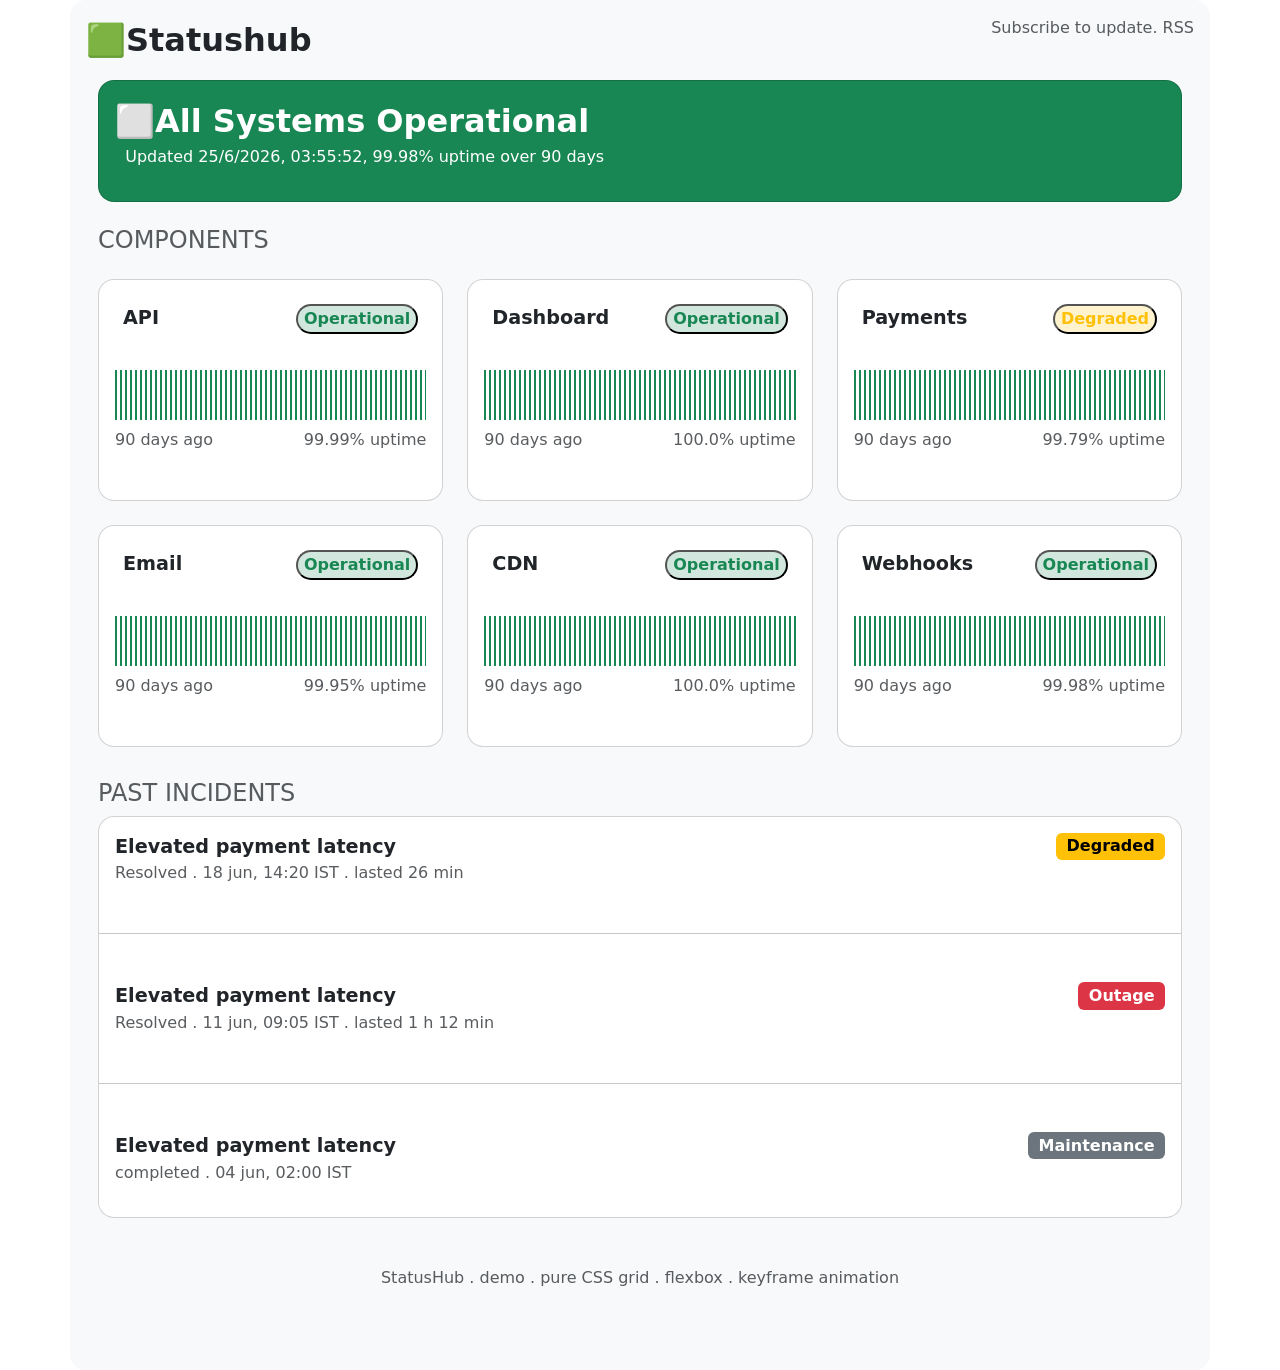
<file: index.html>
<!DOCTYPE html>
<html lang="en">

<head>
    <link rel="stylesheet" href="css/bootstrap.css">
    <link rel="stylesheet" href="css/style.css">
    <meta charset="UTF-8">
    <meta name="viewport" content="width=device-width, initial-scale=1.0">
    <title>Project3_Using_Bootstrap 5.3</title>
</head>

<body>
    <div class="container p-3 bg-light rounded-4">
        <header>
            <p><span style="font-size: xx-large;font-weight:bold;">🟩Statushub</span> <span class="float-end text-muted"
                    style="text-decoration: none;"> Subscribe to update. RSS</span></p>
        </header>
        <div class="container">
            <div class="card bg-success text-white p-3 rounded-4" style="width: 100%;">
                <p> <span style="font-size: xx-large;font-weight:bold;">⬜All Systems Operational</span> <br>&nbsp;
                     Updated 25/6/2026, 03:55:52, 99.98% uptime over 90 days</p>
            </div>
        </div>

        <div class="container mt-4 mb-3">
            <h4 class="text-muted  mb-2">COMPONENTS</h4>

            <div class="row g-4 ">

                <div class="col-lg-4 col-sm-12 col-md-6  ">
                    <div class="card h-100 w-100 p-3 gap-2 rounded-4 mt-3">
                        <p class="p-2"><span style="font-weight: bold; font-size:larger">API</span> <button
                                class="rounded-5 float-end bg-success-subtle text-success"
                                style="font-weight: bold;">Operational</button>
                        </p>
                        <div class="barcode mt-1"></div>
                        <p class="text-muted">90 days ago<span class="float-end">99.99% uptime </span></p>

                    </div>
                </div>


                <div class="col-lg-4 col-sm-12 col-md-6  ">
                    <div class="card h-100 w-100 p-3 gap-2 rounded-4 mt-3 ">
                        <p class="p-2"><span style="font-weight: bold; font-size:larger">Dashboard</span> <button
                                class="rounded-5 float-end bg-success-subtle text-success"
                                style="font-weight: bold;">Operational</button>
                        </p>
                        <div class="barcode mt-1"></div>
                        <p class="text-muted">90 days ago<span class="float-end">100.0% uptime </span></p>

                    </div>
                </div>

                <div class="col-lg-4 col-sm-12 col-md-6">
                    <div class="card h-100 w-100 p-3 gap-2 rounded-4 mt-3">
                        <p class="p-2"><span style="font-weight: bold; font-size:larger">Payments</span> <button
                                class="rounded-5 float-end bg-warning-subtle text-warning"
                                style="font-weight: bold;">Degraded</button>
                        </p>
                        <div class="mt-1">
                            <div class="barcode"></div>
                            <span class="spin"></span>
                        </div>
                        <p class="text-muted">90 days ago<span class="float-end">99.79% uptime </span></p>

                    </div>
                </div>

                <div class="col-lg-4 col-sm-12 col-md-6">
                    <div class="card h-100 w-100 p-3 gap-2 rounded-4 mt-3">
                        <p class="p-2"><span style="font-weight: bold; font-size:larger">Email</span> <button
                                class="rounded-5 float-end bg-success-subtle text-success"
                                style="font-weight: bold;">Operational</button>
                        </p>
                        <div class="barcode mt-1"></div>
                        <p class="text-muted">90 days ago<span class="float-end">99.95% uptime </span></p>

                    </div>
                </div>

                <div class="col-lg-4 col-sm-12 col-md-6  ">
                    <div class="card h-100 w-100 p-3 gap-2 rounded-4 mt-3">
                        <p class="p-2"><span style="font-weight: bold; font-size:larger">CDN</span> <button
                                class="rounded-5 float-end bg-success-subtle text-success"
                                style="font-weight: bold;">Operational</button>
                        </p>
                        <div class="barcode mt-1"></div>
                        <p class="text-muted">90 days ago<span class="float-end">100.0% uptime </span></p>

                    </div>
                </div>

                <div class="col-lg-4 col-sm-12 col-md-6">
                    <div class="card h-100 w-100 p-3 gap-2 rounded-4 mt-3">
                        <p class="p-2"><span style="font-weight: bold; font-size:larger">Webhooks</span> <button
                                class="rounded-5 float-end bg-success-subtle text-success"
                                style="font-weight: bold;">Operational</button>
                        </p>
                        <div class="barcode mt-1"></div>
                        <p class="text-muted">90 days ago<span class="float-end">99.98% uptime </span></p>
                    </div>
                </div>
            </div>
        </div>
        <div class="container mt-5 ">

            <h4 class="text-muted">PAST INCIDENTS</h4>
            <div class="card rounded-4">
                <p class="p-3"> <span style="font-weight: bold; font-size:larger">Elevated payment latency</span>
                    <span class="badge bg-warning text-black float-end fs-6">Degraded</span>
                    <br><span class="text-muted">Resolved . 18 jun, 14:20 IST . lasted 26 min
                        <hr>

                    </span>
                </p>
                <p class="p-3"> <span style="font-weight: bold; font-size:larger">Elevated payment latency</span>
                    <span class="badge bg-danger text-white float-end fs-6">Outage</span>
                    <br><span class="text-muted">Resolved . 11 jun, 09:05 IST . lasted 1 h 12 min
                        <hr>

                    </span>
                </p>
                <p class="p-3"> <span style="font-weight: bold; font-size:larger">Elevated payment latency</span>
                    <span class="badge bg-secondary text-white float-end fs-6">Maintenance</span>
                    <br><span class="text-muted">completed . 04 jun, 02:00 IST

                    </span>
                </p>
            </div>
        </div>
        <p class="p-5 text-muted " style="text-align: center;">StatusHub . demo . pure CSS grid . flexbox . keyframe
            animation </p>
    </div>

</body>

</html>
</file>
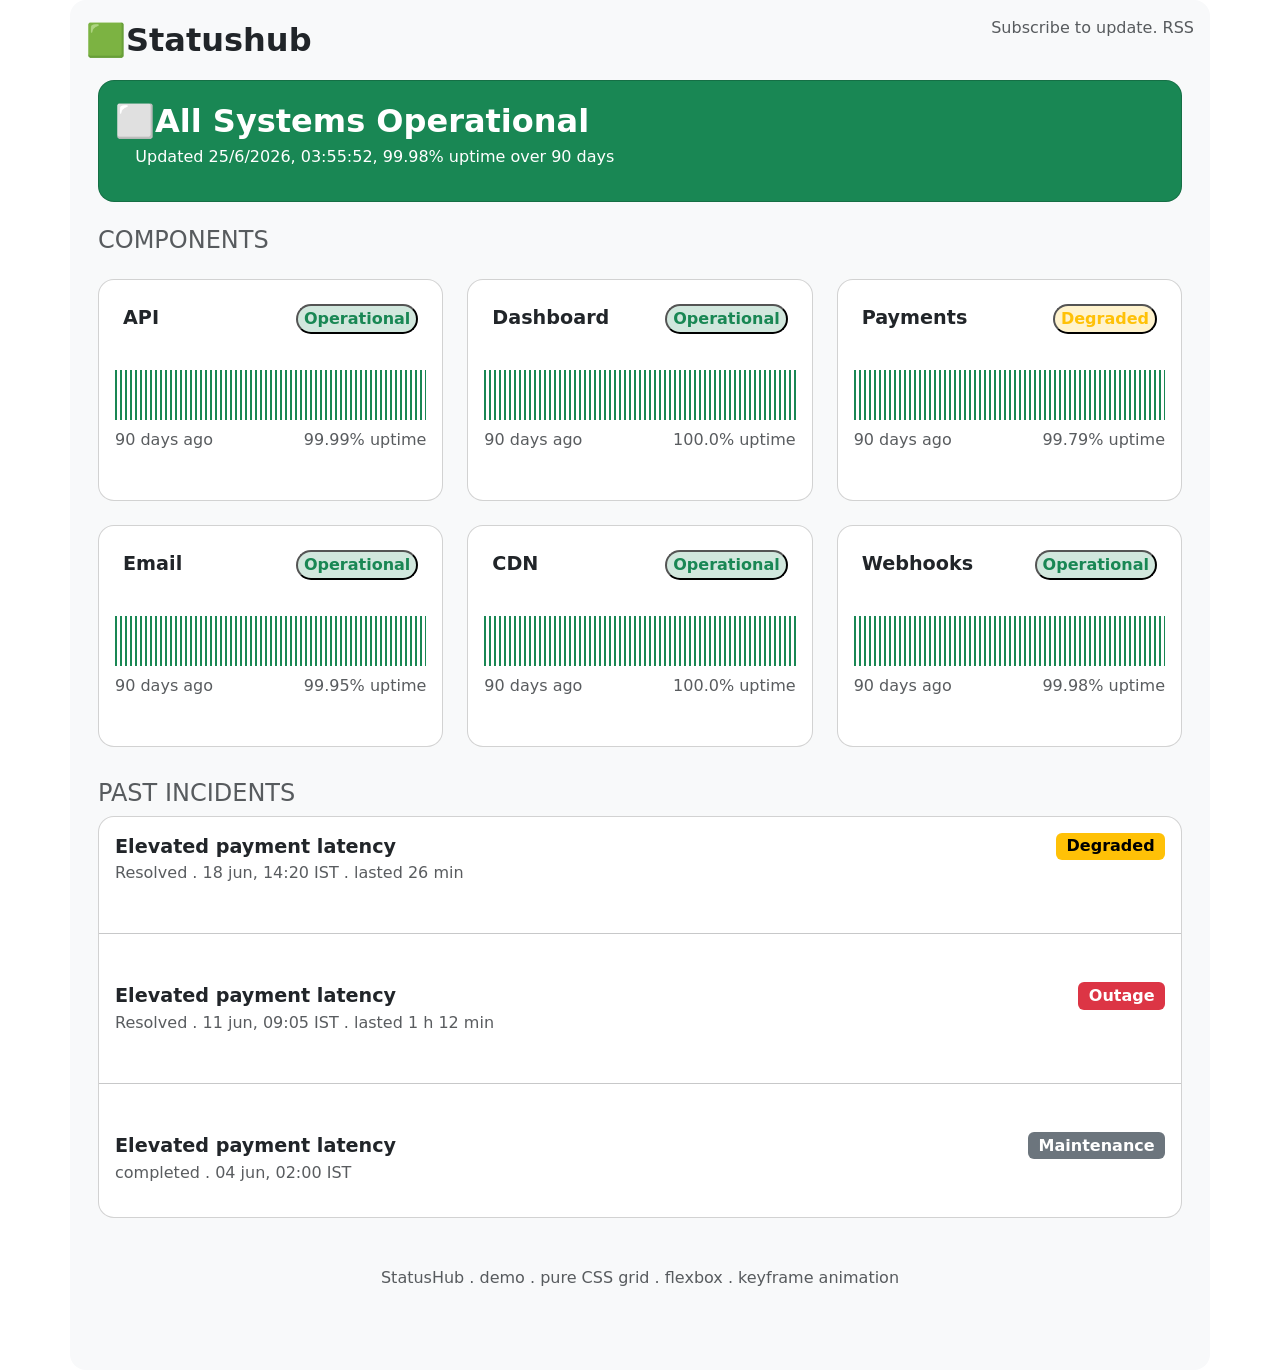
<file: project3/index.html>
<!DOCTYPE html>
<html lang="en">

<head>
    <link rel="stylesheet" href="css/bootstrap.css">
    <link rel="stylesheet" href="css/style.css">
    <meta charset="UTF-8">
    <meta name="viewport" content="width=device-width, initial-scale=1.0">
    <title>Project3_Using_Bootstrap 5.3</title>
</head>

<body>
    <div class="container p-3 bg-light rounded-4">
        <header>
            <p><span style="font-size: xx-large;font-weight:bold;">🟩Statushub</span> <span class="float-end text-muted"
                    style="text-decoration: none;"> Subscribe to update. RSS</span></p>
        </header>
        <div class="container">
            <div class="card bg-success text-white p-3 rounded-4" style="width: 100%;">
                <p> <span style="font-size: xx-large;font-weight:bold;">⬜All Systems Operational</span> <br>&nbsp;
                    &nbsp; Updated 25/6/2026, 03:55:52, 99.98% uptime over 90 days</p>
            </div>
        </div>

        <div class="container mt-4 mb-3">
            <h4 class="text-muted  mb-2">COMPONENTS</h4>

            <div class="row g-4 ">

                <div class="col-lg-4 col-sm-12 col-md-6  ">
                    <div class="card h-100 w-100 p-3 gap-2 rounded-4 mt-3">
                        <p class="p-2"><span style="font-weight: bold; font-size:larger">API</span> <button
                                class="rounded-5 float-end bg-success-subtle text-success"
                                style="font-weight: bold;">Operational</button>
                        </p>
                        <div class="barcode mt-1"></div>
                        <p class="text-muted">90 days ago<span class="float-end">99.99% uptime </span></p>

                    </div>
                </div>


                <div class="col-lg-4 col-sm-12 col-md-6  ">
                    <div class="card h-100 w-100 p-3 gap-2 rounded-4 mt-3 ">
                        <p class="p-2"><span style="font-weight: bold; font-size:larger">Dashboard</span> <button
                                class="rounded-5 float-end bg-success-subtle text-success"
                                style="font-weight: bold;">Operational</button>
                        </p>
                        <div class="barcode mt-1"></div>
                        <p class="text-muted">90 days ago<span class="float-end">100.0% uptime </span></p>

                    </div>
                </div>

                <div class="col-lg-4 col-sm-12 col-md-6">
                    <div class="card h-100 w-100 p-3 gap-2 rounded-4 mt-3">
                        <p class="p-2"><span style="font-weight: bold; font-size:larger">Payments</span> <button
                                class="rounded-5 float-end bg-warning-subtle text-warning"
                                style="font-weight: bold;">Degraded</button>
                        </p>
                        <div class="mt-1">
                            <div class="barcode"></div>
                            <span class="spin"></span>
                        </div>
                        <p class="text-muted">90 days ago<span class="float-end">99.79% uptime </span></p>

                    </div>
                </div>

                <div class="col-lg-4 col-sm-12 col-md-6">
                    <div class="card h-100 w-100 p-3 gap-2 rounded-4 mt-3">
                        <p class="p-2"><span style="font-weight: bold; font-size:larger">Email</span> <button
                                class="rounded-5 float-end bg-success-subtle text-success"
                                style="font-weight: bold;">Operational</button>
                        </p>
                        <div class="barcode mt-1"></div>
                        <p class="text-muted">90 days ago<span class="float-end">99.95% uptime </span></p>

                    </div>
                </div>

                <div class="col-lg-4 col-sm-12 col-md-6  ">
                    <div class="card h-100 w-100 p-3 gap-2 rounded-4 mt-3">
                        <p class="p-2"><span style="font-weight: bold; font-size:larger">CDN</span> <button
                                class="rounded-5 float-end bg-success-subtle text-success"
                                style="font-weight: bold;">Operational</button>
                        </p>
                        <div class="barcode mt-1"></div>
                        <p class="text-muted">90 days ago<span class="float-end">100.0% uptime </span></p>

                    </div>
                </div>

                <div class="col-lg-4 col-sm-12 col-md-6">
                    <div class="card h-100 w-100 p-3 gap-2 rounded-4 mt-3">
                        <p class="p-2"><span style="font-weight: bold; font-size:larger">Webhooks</span> <button
                                class="rounded-5 float-end bg-success-subtle text-success"
                                style="font-weight: bold;">Operational</button>
                        </p>
                        <div class="barcode mt-1"></div>
                        <p class="text-muted">90 days ago<span class="float-end">99.98% uptime </span></p>
                    </div>
                </div>
            </div>
        </div>
        <div class="container mt-5 ">

            <h4 class="text-muted">PAST INCIDENTS</h4>
            <div class="card rounded-4">
                <p class="p-3"> <span style="font-weight: bold; font-size:larger">Elevated payment latency</span>
                    <span class="badge bg-warning text-black float-end fs-6">Degraded</span>
                    <br><span class="text-muted">Resolved . 18 jun, 14:20 IST . lasted 26 min
                        <hr>

                    </span>
                </p>
                <p class="p-3"> <span style="font-weight: bold; font-size:larger">Elevated payment latency</span>
                    <span class="badge bg-danger text-white float-end fs-6">Outage</span>
                    <br><span class="text-muted">Resolved . 11 jun, 09:05 IST . lasted 1 h 12 min
                        <hr>

                    </span>
                </p>
                <p class="p-3"> <span style="font-weight: bold; font-size:larger">Elevated payment latency</span>
                    <span class="badge bg-secondary text-white float-end fs-6">Maintenance</span>
                    <br><span class="text-muted">completed . 04 jun, 02:00 IST

                    </span>
                </p>
            </div>
        </div>
        <p class="p-5 text-muted " style="text-align: center;">StatusHub . demo . pure CSS grid . flexbox . keyframe
            animation </p>
    </div>

</body>

</html>
</file>
<file: css/style.css>
.barcode{
    height: 50px;
    width: 100%;
    background: repeating-linear-gradient(
        to right,
        #198754 0px,
        #198754 2px,
        transparent 2px,
        transparent 5px
    );

}
.mt-1{
    background: warning;
}
</file>
<file: project3/css/style.css>
.barcode{
    height: 50px;
    width: 100%;
    background: repeating-linear-gradient(
        to right,
        #198754 0px,
        #198754 2px,
        transparent 2px,
        transparent 5px
    );

}
.mt-1{
    background: warning;
}
</file>
